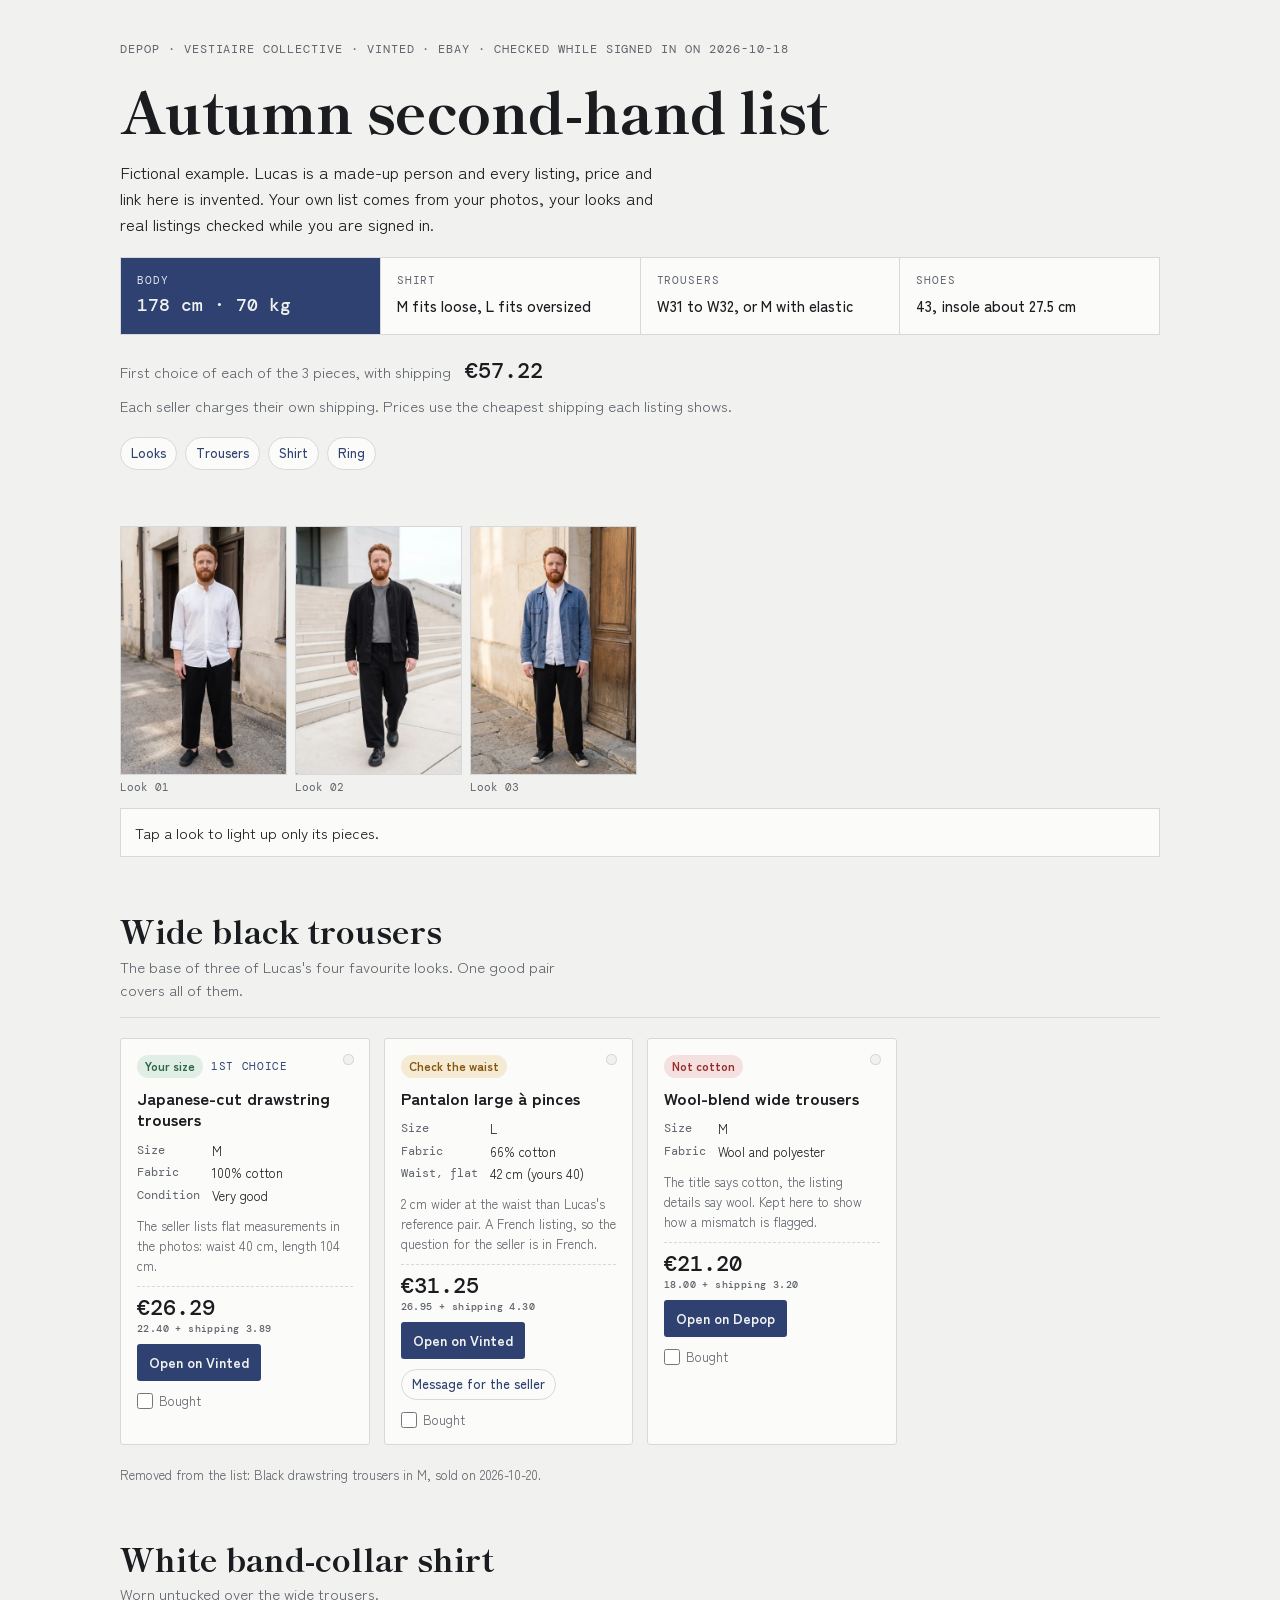
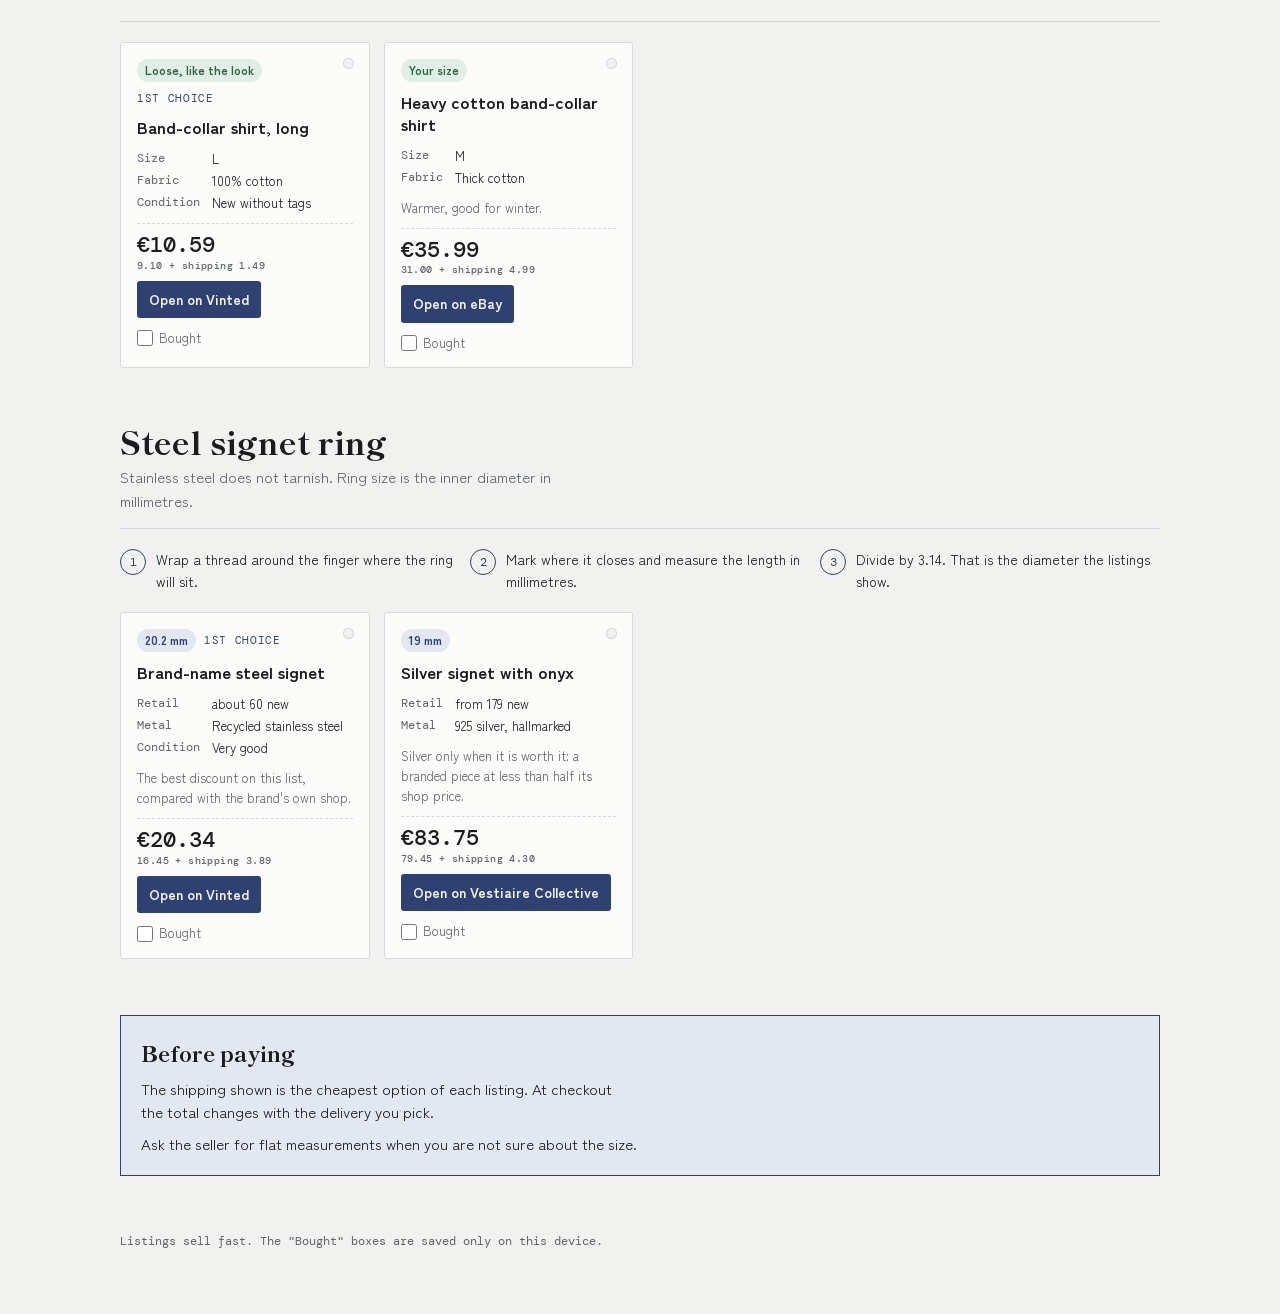
<file: examples/shopping-list.example.html>
<!doctype html>
<html lang="en">
<head>
<meta charset="utf-8">
<meta name="viewport" content="width=device-width,initial-scale=1,viewport-fit=cover">
<title>Autumn second-hand list</title>
<link rel="preconnect" href="https://fonts.googleapis.com">
<link rel="preconnect" href="https://fonts.gstatic.com" crossorigin>
<link rel="stylesheet" href="https://fonts.googleapis.com/css2?family=DM+Mono:wght@400;500&family=Shippori+Mincho:wght@600;800&family=Zen+Kaku+Gothic+New:wght@400;500;700&display=swap">
<style>
body { margin: 0; }
img { max-width: 100%; }
/* Layout: second-hand price tags hung in rows, one row per piece, the person's measurements on top */
:root {
  --paper: #F1F2F0;
  --card: #FBFBFA;
  --ink: #1B1C1F;
  --muted: #5F646B;
  --rule: #D6D9DC;
  --indigo: #2E4170;
  --indigo-soft: #E2E7F1;
  --ok: #2C6643;
  --ok-bg: #E0EEE5;
  --warn: #85560F;
  --warn-bg: #F5EAD4;
  --bad: #962D2D;
  --bad-bg: #F4E0DF;
  --display: "Shippori Mincho", "Hiragino Mincho ProN", "Yu Mincho", Georgia, serif;
  --body: "Zen Kaku Gothic New", "Hiragino Sans", "Segoe UI", system-ui, sans-serif;
  --mono: "DM Mono", ui-monospace, "SF Mono", Menlo, Consolas, monospace;
}
@media (prefers-color-scheme: dark) {
  :root:not([data-theme="light"]) {
    --paper: #121317; --card: #1B1D22; --ink: #E6E6E3; --muted: #9DA1A8; --rule: #2F3238;
    --indigo: #A3B5E3; --indigo-soft: #232A3E;
    --ok: #8FCBA0; --ok-bg: #1D3326; --warn: #E2B566; --warn-bg: #392D17; --bad: #EE9C97; --bad-bg: #3C2321;
    color-scheme: dark;
  }
}
:root[data-theme="dark"] {
  --paper: #121317; --card: #1B1D22; --ink: #E6E6E3; --muted: #9DA1A8; --rule: #2F3238;
  --indigo: #A3B5E3; --indigo-soft: #232A3E;
  --ok: #8FCBA0; --ok-bg: #1D3326; --warn: #E2B566; --warn-bg: #392D17; --bad: #EE9C97; --bad-bg: #3C2321;
  color-scheme: dark;
}

body {
  background: var(--paper);
  color: var(--ink);
  font-family: var(--body);
  font-size: 15px;
  line-height: 1.55;
}
.wrap {
  max-width: 1040px;
  margin: 0 auto;
  padding-left: max(16px, env(safe-area-inset-left, 0px));
  padding-right: max(16px, env(safe-area-inset-right, 0px));
  padding-block: 40px 64px;
  display: grid;
  gap: 56px;
}

/* topo */
.top { display: grid; gap: 20px; }
.eyebrow {
  margin: 0;
  font-family: var(--mono);
  font-size: 12px;
  letter-spacing: 0.08em;
  text-transform: uppercase;
  color: var(--muted);
}
h1 {
  margin: 0;
  font-family: var(--display);
  font-weight: 800;
  font-size: clamp(2.2rem, 6vw, 3.6rem);
  line-height: 1.05;
  letter-spacing: -0.01em;
  text-wrap: balance;
}
.lede { margin: 0; max-width: 60ch; font-size: 1.05rem; color: var(--ink); }

.medidas {
  margin: 0;
  display: grid;
  grid-template-columns: repeat(auto-fit, minmax(200px, 1fr));
  gap: 1px;
  background: var(--rule);
  border: 1px solid var(--rule);
}
.medidas > div { background: var(--card); padding: 14px 16px; display: grid; gap: 2px; min-width: 0; }
.medidas dt {
  font-family: var(--mono);
  font-size: 11px;
  letter-spacing: 0.08em;
  text-transform: uppercase;
  color: var(--muted);
}
.medidas dd { margin: 0; font-weight: 500; }
.medidas .corpo { background: var(--indigo); }
.medidas .corpo dt { color: var(--indigo-soft); }
.medidas .corpo dd { color: var(--paper); font-family: var(--mono); font-size: 1.15rem; }

.resumo {
  display: flex;
  flex-wrap: wrap;
  align-items: baseline;
  gap: 6px 14px;
  margin: 0;
  color: var(--muted);
}
.resumo strong {
  font-family: var(--mono);
  font-weight: 500;
  font-size: 1.35rem;
  color: var(--ink);
  font-variant-numeric: tabular-nums;
}

.indice { display: flex; flex-wrap: wrap; gap: 8px; }
.indice a {
  font-size: 13px;
  font-weight: 500;
  color: var(--indigo);
  text-decoration: none;
  border: 1px solid var(--rule);
  background: var(--card);
  padding: 5px 10px;
  border-radius: 99px;
}
.indice a:hover { border-color: var(--indigo); }
.indice a:focus-visible { outline: 2px solid var(--indigo); outline-offset: 2px; }
html { scroll-behavior: smooth; }
.cat { scroll-margin-top: 16px; }

/* categorias */
.cat { display: grid; gap: 20px; }
.cat-head {
  display: grid;
  grid-template-columns: auto minmax(0, 1fr);
  gap: 24px;
  align-items: end;
  padding-bottom: 16px;
  border-bottom: 1px solid var(--rule);
}
.cat-head.sem-foto { grid-template-columns: minmax(0, 1fr); }
.cat-head figure { margin: 0; display: grid; gap: 4px; }
.cat-head img {
  display: block;
  width: clamp(130px, 24vw, 230px);
  height: auto;
  max-width: 100%;
  aspect-ratio: 2 / 3;
  object-fit: cover;
  border: 1px solid var(--rule);
  background: var(--card);
}
.cat-head figcaption { font-family: var(--mono); font-size: 11px; color: var(--muted); }
.cat-head h2 {
  margin: 0 0 6px;
  font-family: var(--display);
  font-weight: 800;
  font-size: clamp(1.5rem, 3.6vw, 2rem);
  line-height: 1.1;
  text-wrap: balance;
}
.cat-head p { margin: 0; max-width: 58ch; color: var(--muted); }

.tags {
  list-style: none;
  margin: 0;
  padding: 0;
  display: grid;
  grid-template-columns: repeat(auto-fill, minmax(230px, 1fr));
  gap: 14px;
}

/* a etiqueta */
.tag {
  position: relative;
  background: var(--card);
  border: 1px solid var(--rule);
  border-radius: 3px 3px 3px 3px;
  padding: 16px 16px 14px;
  display: grid;
  gap: 10px;
  align-content: start;
  min-width: 0;
}
.tag::before {
  content: "";
  position: absolute;
  top: 15px;
  right: 15px;
  width: 11px;
  height: 11px;
  border-radius: 50%;
  background: var(--paper);
  box-shadow: inset 0 0 0 1px var(--rule);
}
.tag-top { display: flex; flex-wrap: wrap; gap: 8px; align-items: center; padding-right: 22px; }
.fit {
  font-size: 12px;
  font-weight: 700;
  padding: 2px 8px;
  border-radius: 99px;
  white-space: nowrap;
}
.fit.ok { color: var(--ok); background: var(--ok-bg); }
.fit.warn { color: var(--warn); background: var(--warn-bg); }
.fit.bad { color: var(--bad); background: var(--bad-bg); }
.fit.info { color: var(--indigo); background: var(--indigo-soft); }
.pick {
  font-family: var(--mono);
  font-size: 11px;
  letter-spacing: 0.06em;
  text-transform: uppercase;
  color: var(--indigo);
}
.tag h3 { margin: 0; font-size: 1.05rem; font-weight: 700; line-height: 1.3; }
.specs {
  margin: 0;
  display: grid;
  grid-template-columns: auto minmax(0, 1fr);
  gap: 2px 12px;
  font-size: 13px;
}
.specs dt { color: var(--muted); font-family: var(--mono); font-size: 12px; }
.specs dd { margin: 0; }
.nota { margin: 0; font-size: 13px; color: var(--muted); }
.tag-foot {
  display: flex;
  flex-wrap: wrap;
  justify-content: space-between;
  align-items: center;
  gap: 10px;
  padding-top: 10px;
  border-top: 1px dashed var(--rule);
}
.price {
  margin: 0;
  font-family: var(--mono);
  font-weight: 500;
  font-size: 1.4rem;
  font-variant-numeric: tabular-nums;
  line-height: 1;
}
.price small { display: block; font-size: 10px; color: var(--muted); letter-spacing: 0.04em; margin-top: 4px; }
.open {
  font-weight: 700;
  font-size: 14px;
  color: var(--paper);
  background: var(--indigo);
  text-decoration: none;
  padding: 8px 12px;
  border-radius: 3px;
}
.open:hover { filter: brightness(1.12); }
.open:focus-visible, .got input:focus-visible { outline: 2px solid var(--indigo); outline-offset: 2px; }
.got {
  display: flex;
  gap: 6px;
  align-items: center;
  font-size: 13px;
  color: var(--muted);
  cursor: pointer;
  user-select: none;
}
.got input { width: 16px; height: 16px; accent-color: var(--indigo); margin: 0; }
.tag.is-got { opacity: 0.55; }
.tag.is-got .price { text-decoration: line-through; }

/* anel: como medir */
.medir {
  margin: 0;
  padding: 0;
  list-style: none;
  display: grid;
  grid-template-columns: repeat(auto-fit, minmax(200px, 1fr));
  gap: 10px;
  counter-reset: passo;
}
.medir li {
  counter-increment: passo;
  display: grid;
  grid-template-columns: 28px minmax(0, 1fr);
  gap: 8px;
  align-items: start;
  font-size: 14px;
}
.medir li::before {
  content: counter(passo);
  font-family: var(--mono);
  font-size: 12px;
  width: 24px;
  height: 24px;
  border-radius: 50%;
  border: 1px solid var(--indigo);
  color: var(--indigo);
  display: grid;
  place-items: center;
}

/* mensagem pro vendedor: copia e mostra o texto que vai ser mandado */
.ask { display: grid; gap: 6px; }
.ask-copy {
  justify-self: start;
  font: inherit;
  font-size: 13px;
  font-weight: 500;
  color: var(--indigo);
  background: none;
  border: 1px solid var(--rule);
  border-radius: 99px;
  padding: 4px 10px;
  cursor: pointer;
}
.ask-copy:hover { border-color: var(--indigo); }
.ask-copy:focus-visible { outline: 2px solid var(--indigo); outline-offset: 2px; }
.ask-text {
  margin: 0;
  font-size: 12px;
  line-height: 1.5;
  color: var(--muted);
  background: var(--paper);
  border: 1px dashed var(--rule);
  padding: 8px 10px;
  user-select: all;
  overflow-wrap: anywhere;
}

/* escolher por look: tocar num look acende só as peças dele */
.looks-pick { display: grid; gap: 12px; scroll-margin-top: 16px; }
.looks {
  list-style: none;
  margin: 0;
  padding: 0;
  display: grid;
  grid-template-columns: repeat(auto-fill, minmax(150px, 1fr));
  gap: 10px;
}
.look-pick {
  appearance: none;
  margin: 0;
  padding: 0;
  border: 0;
  background: none;
  color: inherit;
  font: inherit;
  text-align: left;
  cursor: pointer;
  display: grid;
  gap: 4px;
  width: 100%;
}
.look-pick img {
  display: block;
  width: 100%;
  height: auto;
  max-width: 100%;
  aspect-ratio: 2 / 3;
  object-fit: cover;
  border: 1px solid var(--rule);
  background: var(--card);
  transition: opacity 0.15s ease, border-color 0.15s ease;
}
.look-pick span { font-family: var(--mono); font-size: 11px; color: var(--muted); }
.look-pick:hover img { border-color: var(--indigo); }
.look-pick:focus-visible { outline: 2px solid var(--indigo); outline-offset: 3px; }
.look-pick[aria-pressed="true"] img { border-color: var(--indigo); box-shadow: 0 0 0 2px var(--indigo); }
.look-pick[aria-pressed="true"] span { color: var(--indigo); font-weight: 500; }
main[data-sel] .look-pick[aria-pressed="false"] img { opacity: 0.45; }
.cat { transition: opacity 0.15s ease; }
main[data-sel] .cat:not(.on) { opacity: 0.38; }
.escolha {
  margin: 0;
  padding: 12px 14px;
  border: 1px solid var(--rule);
  background: var(--card);
  display: flex;
  flex-wrap: wrap;
  align-items: baseline;
  gap: 4px 10px;
}
.escolha strong { font-weight: 700; }
.escolha a { color: var(--indigo); }
.escolha button {
  margin-left: auto;
  font: inherit;
  font-size: 13px;
  color: var(--indigo);
  background: none;
  border: 1px solid var(--rule);
  border-radius: 99px;
  padding: 3px 10px;
  cursor: pointer;
}
.escolha button:focus-visible { outline: 2px solid var(--indigo); outline-offset: 2px; }
@media (max-width: 480px) { .looks { grid-template-columns: repeat(3, minmax(0, 1fr)); gap: 8px; } }

/* próximo passo */
.proximo {
  border: 1px solid var(--indigo);
  background: var(--indigo-soft);
  padding: 20px;
  display: grid;
  gap: 8px;
}
.proximo h2 { margin: 0; font-family: var(--display); font-weight: 800; font-size: 1.35rem; }
.proximo p { margin: 0; max-width: 62ch; }
.saiu { margin: 0; font-size: 13px; color: var(--muted); }
.rodape { margin: 0; font-size: 12px; color: var(--muted); font-family: var(--mono); }

@media (max-width: 480px) {
  .wrap { padding-block: 28px 48px; gap: 44px; }
  .cat-head { gap: 16px; }
}
@media (prefers-reduced-motion: reduce) { * { transition: none !important; } html { scroll-behavior: auto; } }
</style>
</head>
<body>
<main class="wrap">
  <header class="top">
    <p class="eyebrow">Depop · Vestiaire Collective · Vinted · eBay · checked while signed in on 2026-10-18</p>
    <h1>Autumn second-hand list</h1>
    <p class="lede">Fictional example. Lucas is a made-up person and every listing, price and link here is invented. Your own list comes from your photos, your looks and real listings checked while you are signed in.</p>
    <dl class="medidas"><div class="corpo"><dt>Body</dt><dd>178 cm · 70 kg</dd></div><div><dt>Shirt</dt><dd>M fits loose, L fits oversized</dd></div><div><dt>Trousers</dt><dd>W31 to W32, or M with elastic</dd></div><div><dt>Shoes</dt><dd>43, insole about 27.5 cm</dd></div></dl>
    <p class="resumo"><span>First choice of each of the 3 pieces, with shipping</span><strong>€57.22</strong><span>Each seller charges their own shipping. Prices use the cheapest shipping each listing shows.</span></p>
    <nav class="indice" aria-label="Pieces"><a href="#looks">Looks</a><a href="#wide-trousers">Trousers</a><a href="#band-collar-shirt">Shirt</a><a href="#ring">Ring</a></nav>
  </header>

  <section class="looks-pick" id="looks" aria-label="Looks">
    <ul class="looks">
      <li><button type="button" class="look-pick" id="look-01" data-look="01" aria-pressed="false"><img src="../site/img/look-01.webp" alt="Look 01 on Lucas: long white band-collar shirt worn untucked over wide black drawstring trousers" width="420" height="630"><span>Look 01</span></button></li>
      <li><button type="button" class="look-pick" id="look-02" data-look="02" aria-pressed="false"><img src="../site/img/look-02.webp" alt="Look 02 on Lucas: black collarless chore jacket over a grey t-shirt, wide black trousers" width="420" height="630"><span>Look 02</span></button></li>
      <li><button type="button" class="look-pick" id="look-03" data-look="03" aria-pressed="false"><img src="../site/img/look-03.webp" alt="Look 03 on Lucas: faded blue work jacket over a white band-collar shirt, wide black trousers" width="420" height="630"><span>Look 03</span></button></li>
    </ul>
    <p class="escolha" id="escolha" aria-live="polite">Tap a look to light up only its pieces.</p>
  </section>

  <section class="cat" id="wide-trousers" data-looks="01 02 03">
    <div class="cat-head sem-foto">
      <div><h2>Wide black trousers</h2><p>The base of three of Lucas&#x27;s four favourite looks. One good pair covers all of them.</p></div>
    </div>
    <ul class="tags">
      <li class="tag" data-id="trousers-1">
        <div class="tag-top"><span class="fit ok">Your size</span><span class="pick">1st choice</span></div>
        <h3>Japanese-cut drawstring trousers</h3>
        <dl class="specs"><dt>Size</dt><dd>M</dd><dt>Fabric</dt><dd>100% cotton</dd><dt>Condition</dt><dd>Very good</dd></dl>
        <p class="nota">The seller lists flat measurements in the photos: waist 40 cm, length 104 cm.</p>
        <div class="tag-foot">
          <p class="price">€26.29<small>22.40 + shipping 3.89</small></p>
          <a class="open" href="https://example.com/listing/trousers-1" target="_blank" rel="noopener">Open on Vinted</a>
        </div>
        <label class="got" for="got-trousers-1"><input type="checkbox" id="got-trousers-1"> Bought</label>
      </li>
      <li class="tag" data-id="trousers-2">
        <div class="tag-top"><span class="fit warn">Check the waist</span></div>
        <h3>Pantalon large à pinces</h3>
        <dl class="specs"><dt>Size</dt><dd>L</dd><dt>Fabric</dt><dd>66% cotton</dd><dt>Waist, flat</dt><dd>42 cm (yours 40)</dd></dl>
        <p class="nota">2 cm wider at the waist than Lucas&#x27;s reference pair. A French listing, so the question for the seller is in French.</p>
        <div class="tag-foot">
          <p class="price">€31.25<small>26.95 + shipping 4.30</small></p>
          <a class="open" href="https://example.com/listing/trousers-2" target="_blank" rel="noopener">Open on Vinted</a>
        </div>
        <div class="ask"><button type="button" class="ask-copy" aria-controls="ask-trousers-2" aria-expanded="false">Message for the seller</button><p class="ask-text" id="ask-trousers-2" hidden>Bonjour ! Pourriez-vous me donner la longueur de l&#x27;entrejambe et la largeur du bas de jambe, mesurées à plat ? Merci beaucoup !</p></div>
        <label class="got" for="got-trousers-2"><input type="checkbox" id="got-trousers-2"> Bought</label>
      </li>
      <li class="tag" data-id="trousers-3">
        <div class="tag-top"><span class="fit bad">Not cotton</span></div>
        <h3>Wool-blend wide trousers</h3>
        <dl class="specs"><dt>Size</dt><dd>M</dd><dt>Fabric</dt><dd>Wool and polyester</dd></dl>
        <p class="nota">The title says cotton, the listing details say wool. Kept here to show how a mismatch is flagged.</p>
        <div class="tag-foot">
          <p class="price">€21.20<small>18.00 + shipping 3.20</small></p>
          <a class="open" href="https://example.com/listing/trousers-3" target="_blank" rel="noopener">Open on Depop</a>
        </div>
        <label class="got" for="got-trousers-3"><input type="checkbox" id="got-trousers-3"> Bought</label>
      </li>
    </ul>
    <p class="saiu">Removed from the list: Black drawstring trousers in M, sold on 2026-10-20.</p>
  </section>

  <section class="cat" id="band-collar-shirt" data-looks="01 03">
    <div class="cat-head sem-foto">
      <div><h2>White band-collar shirt</h2><p>Worn untucked over the wide trousers.</p></div>
    </div>
    <ul class="tags">
      <li class="tag" data-id="shirt-1">
        <div class="tag-top"><span class="fit ok">Loose, like the look</span><span class="pick">1st choice</span></div>
        <h3>Band-collar shirt, long</h3>
        <dl class="specs"><dt>Size</dt><dd>L</dd><dt>Fabric</dt><dd>100% cotton</dd><dt>Condition</dt><dd>New without tags</dd></dl>
        
        <div class="tag-foot">
          <p class="price">€10.59<small>9.10 + shipping 1.49</small></p>
          <a class="open" href="https://example.com/listing/shirt-1" target="_blank" rel="noopener">Open on Vinted</a>
        </div>
        <label class="got" for="got-shirt-1"><input type="checkbox" id="got-shirt-1"> Bought</label>
      </li>
      <li class="tag" data-id="shirt-2">
        <div class="tag-top"><span class="fit ok">Your size</span></div>
        <h3>Heavy cotton band-collar shirt</h3>
        <dl class="specs"><dt>Size</dt><dd>M</dd><dt>Fabric</dt><dd>Thick cotton</dd></dl>
        <p class="nota">Warmer, good for winter.</p>
        <div class="tag-foot">
          <p class="price">€35.99<small>31.00 + shipping 4.99</small></p>
          <a class="open" href="https://example.com/listing/shirt-2" target="_blank" rel="noopener">Open on eBay</a>
        </div>
        <label class="got" for="got-shirt-2"><input type="checkbox" id="got-shirt-2"> Bought</label>
      </li>
    </ul>
  </section>

  <section class="cat" id="ring">
    <div class="cat-head sem-foto">
      <div><h2>Steel signet ring</h2><p>Stainless steel does not tarnish. Ring size is the inner diameter in millimetres.</p></div>
    </div>
    <ol class="medir"><li>Wrap a thread around the finger where the ring will sit.</li><li>Mark where it closes and measure the length in millimetres.</li><li>Divide by 3.14. That is the diameter the listings show.</li></ol>
    <ul class="tags">
      <li class="tag" data-id="ring-1">
        <div class="tag-top"><span class="fit info">20.2 mm</span><span class="pick">1st choice</span></div>
        <h3>Brand-name steel signet</h3>
        <dl class="specs"><dt>Retail</dt><dd>about 60 new</dd><dt>Metal</dt><dd>Recycled stainless steel</dd><dt>Condition</dt><dd>Very good</dd></dl>
        <p class="nota">The best discount on this list, compared with the brand&#x27;s own shop.</p>
        <div class="tag-foot">
          <p class="price">€20.34<small>16.45 + shipping 3.89</small></p>
          <a class="open" href="https://example.com/listing/ring-1" target="_blank" rel="noopener">Open on Vinted</a>
        </div>
        <label class="got" for="got-ring-1"><input type="checkbox" id="got-ring-1"> Bought</label>
      </li>
      <li class="tag" data-id="ring-2">
        <div class="tag-top"><span class="fit info">19 mm</span></div>
        <h3>Silver signet with onyx</h3>
        <dl class="specs"><dt>Retail</dt><dd>from 179 new</dd><dt>Metal</dt><dd>925 silver, hallmarked</dd></dl>
        <p class="nota">Silver only when it is worth it: a branded piece at less than half its shop price.</p>
        <div class="tag-foot">
          <p class="price">€83.75<small>79.45 + shipping 4.30</small></p>
          <a class="open" href="https://example.com/listing/ring-2" target="_blank" rel="noopener">Open on Vestiaire Collective</a>
        </div>
        <label class="got" for="got-ring-2"><input type="checkbox" id="got-ring-2"> Bought</label>
      </li>
    </ul>
  </section>

  <section class="proximo"><h2>Before paying</h2><p>The shipping shown is the cheapest option of each listing. At checkout the total changes with the delivery you pick.</p><p>Ask the seller for flat measurements when you are not sure about the size.</p></section>

  <p class="rodape">Listings sell fast. The &quot;Bought&quot; boxes are saved only on this device.</p>
</main>
<script>
(function () {
  var KEY = "wardrobe-scout-autumn-second-hand-list";
  var state = {};
  try { state = JSON.parse(localStorage.getItem(KEY) || "{}") || {}; } catch (e) { state = {}; }
  document.querySelectorAll(".tag").forEach(function (tag) {
    var id = tag.getAttribute("data-id");
    var box = tag.querySelector(".got input");
    if (!box) return;
    box.checked = !!state[id];
    tag.classList.toggle("is-got", box.checked);
    box.addEventListener("change", function () {
      state[id] = box.checked;
      tag.classList.toggle("is-got", box.checked);
      try { localStorage.setItem(KEY, JSON.stringify(state)); } catch (e) {}
    });
  });
})();

(function () {
  var L = {"look_summary": "{n} pieces to buy, first choices {total} with shipping:", "look_summary_one": "1 piece to buy, first choice {total} with shipping:", "look_none": "No piece of this look is on the list yet.", "look_done": "Everything this look needs is bought.", "look_owned": "Already yours: {list}.", "look_bought": "Bought: {list}.", "show_all": "Show all", "ask": "Message for the seller", "copied": "Copied. Paste it in the chat with the seller.", "copy_failed": "Select the text and copy it."};
  var M = {"english": true, "symbol": "€"};
  var LOOKS = {"01": {"caption": "Look 01", "note": "", "pieces": [{"sec": "wide-trousers", "name": "Trousers", "price": 26.29}, {"sec": "band-collar-shirt", "name": "Shirt", "price": 10.59}], "owned": []}, "02": {"caption": "Look 02", "note": "", "pieces": [{"sec": "wide-trousers", "name": "Trousers", "price": 26.29}], "owned": ["black chore jacket", "grey t-shirt"]}, "03": {"caption": "Look 03", "note": "", "pieces": [{"sec": "wide-trousers", "name": "Trousers", "price": 26.29}, {"sec": "band-collar-shirt", "name": "Shirt", "price": 10.59}], "owned": ["faded blue work jacket"]}};

  // Seller message: copy it, and show it so the person sees what they will send.
  document.querySelectorAll(".ask-copy").forEach(function (btn) {
    var text = document.getElementById(btn.getAttribute("aria-controls"));
    btn.addEventListener("click", function () {
      text.hidden = false;
      btn.setAttribute("aria-expanded", "true");
      function done(msg) {
        btn.textContent = msg;
        setTimeout(function () { btn.textContent = L.ask; }, 2500);
      }
      function fallback() {
        var range = document.createRange();
        range.selectNodeContents(text);
        var sel = window.getSelection();
        sel.removeAllRanges();
        sel.addRange(range);
        done(L.copy_failed);
      }
      if (navigator.clipboard && navigator.clipboard.writeText) {
        navigator.clipboard.writeText(text.textContent).then(function () { done(L.copied); }, fallback);
      } else {
        fallback();
      }
    });
  });

  var main = document.querySelector("main");
  var out = document.getElementById("escolha");
  if (!out) return;
  var HINT = out.innerHTML;
  var picks = document.querySelectorAll(".look-pick");
  var cats = document.querySelectorAll(".cat");

  function esc(s) {
    return String(s).replace(/[&<>"']/g, function (c) {
      return { "&": "&amp;", "<": "&lt;", ">": "&gt;", '"': "&quot;", "'": "&#39;" }[c];
    });
  }
  function money(v) {
    var parts = v.toFixed(2).split(".");
    var whole = parts[0].replace(/\B(?=(\d{3})+(?!\d))/g, M.english ? "," : ".");
    var num = whole + (M.english ? "." : ",") + parts[1];
    return M.english && M.symbol.length === 1 ? M.symbol + num : num + " " + M.symbol;
  }
  function bought(secId) {
    var sec = document.getElementById(secId);
    return !!(sec && sec.querySelector(".tag.is-got"));
  }
  function summary(look) {
    var d = LOOKS[look];
    var left = d.pieces.filter(function (p) { return !bought(p.sec); });
    var got = d.pieces.filter(function (p) { return bought(p.sec); });
    var link = function (p) { return '<a href="#' + esc(p.sec) + '">' + esc(p.name) + "</a>"; };
    var parts = ["<strong>" + esc(d.caption) + "</strong>"];
    if (left.length) {
      var total = left.reduce(function (s, p) { return s + p.price; }, 0);
      var head = (left.length === 1 ? L.look_summary_one : L.look_summary)
        .replace("{n}", left.length).replace("{total}", money(total));
      parts.push("<span>" + esc(head) + " " + left.map(link).join(", ") + ".</span>");
    } else {
      parts.push("<span>" + esc(d.pieces.length ? L.look_done : L.look_none) + "</span>");
    }
    if (got.length) parts.push("<span>" + esc(L.look_bought).replace("{list}", got.map(link).join(", ")) + "</span>");
    if (d.owned.length) parts.push("<span>" + esc(L.look_owned.replace("{list}", d.owned.join(", "))) + "</span>");
    if (d.note) parts.push("<span>" + esc(d.note) + "</span>");
    return parts.join(" ");
  }
  function pick(look) {
    if (look) main.setAttribute("data-sel", look); else main.removeAttribute("data-sel");
    picks.forEach(function (b) { b.setAttribute("aria-pressed", String(b.getAttribute("data-look") === look)); });
    cats.forEach(function (c) {
      var uses = (" " + (c.getAttribute("data-looks") || "") + " ").indexOf(" " + look + " ") !== -1;
      c.classList.toggle("on", !!look && uses);
    });
    if (!look) { out.innerHTML = HINT; return; }
    out.innerHTML = summary(look) + ' <button type="button" id="ver-todos"></button>';
    var all = document.getElementById("ver-todos");
    all.textContent = L.show_all;
    all.addEventListener("click", function () { pick(null); });
  }
  picks.forEach(function (b) {
    b.addEventListener("click", function () {
      var look = b.getAttribute("data-look");
      pick(main.getAttribute("data-sel") === look ? null : look);
    });
  });
  document.querySelectorAll(".got input").forEach(function (box) {
    box.addEventListener("change", function () {
      var look = main.getAttribute("data-sel");
      if (look) pick(look);
    });
  });
  var start = (location.hash || "").replace(/^#look-/, "");
  if (start && LOOKS[start]) pick(start);
})();
</script>
</body>
</html>
</file>
